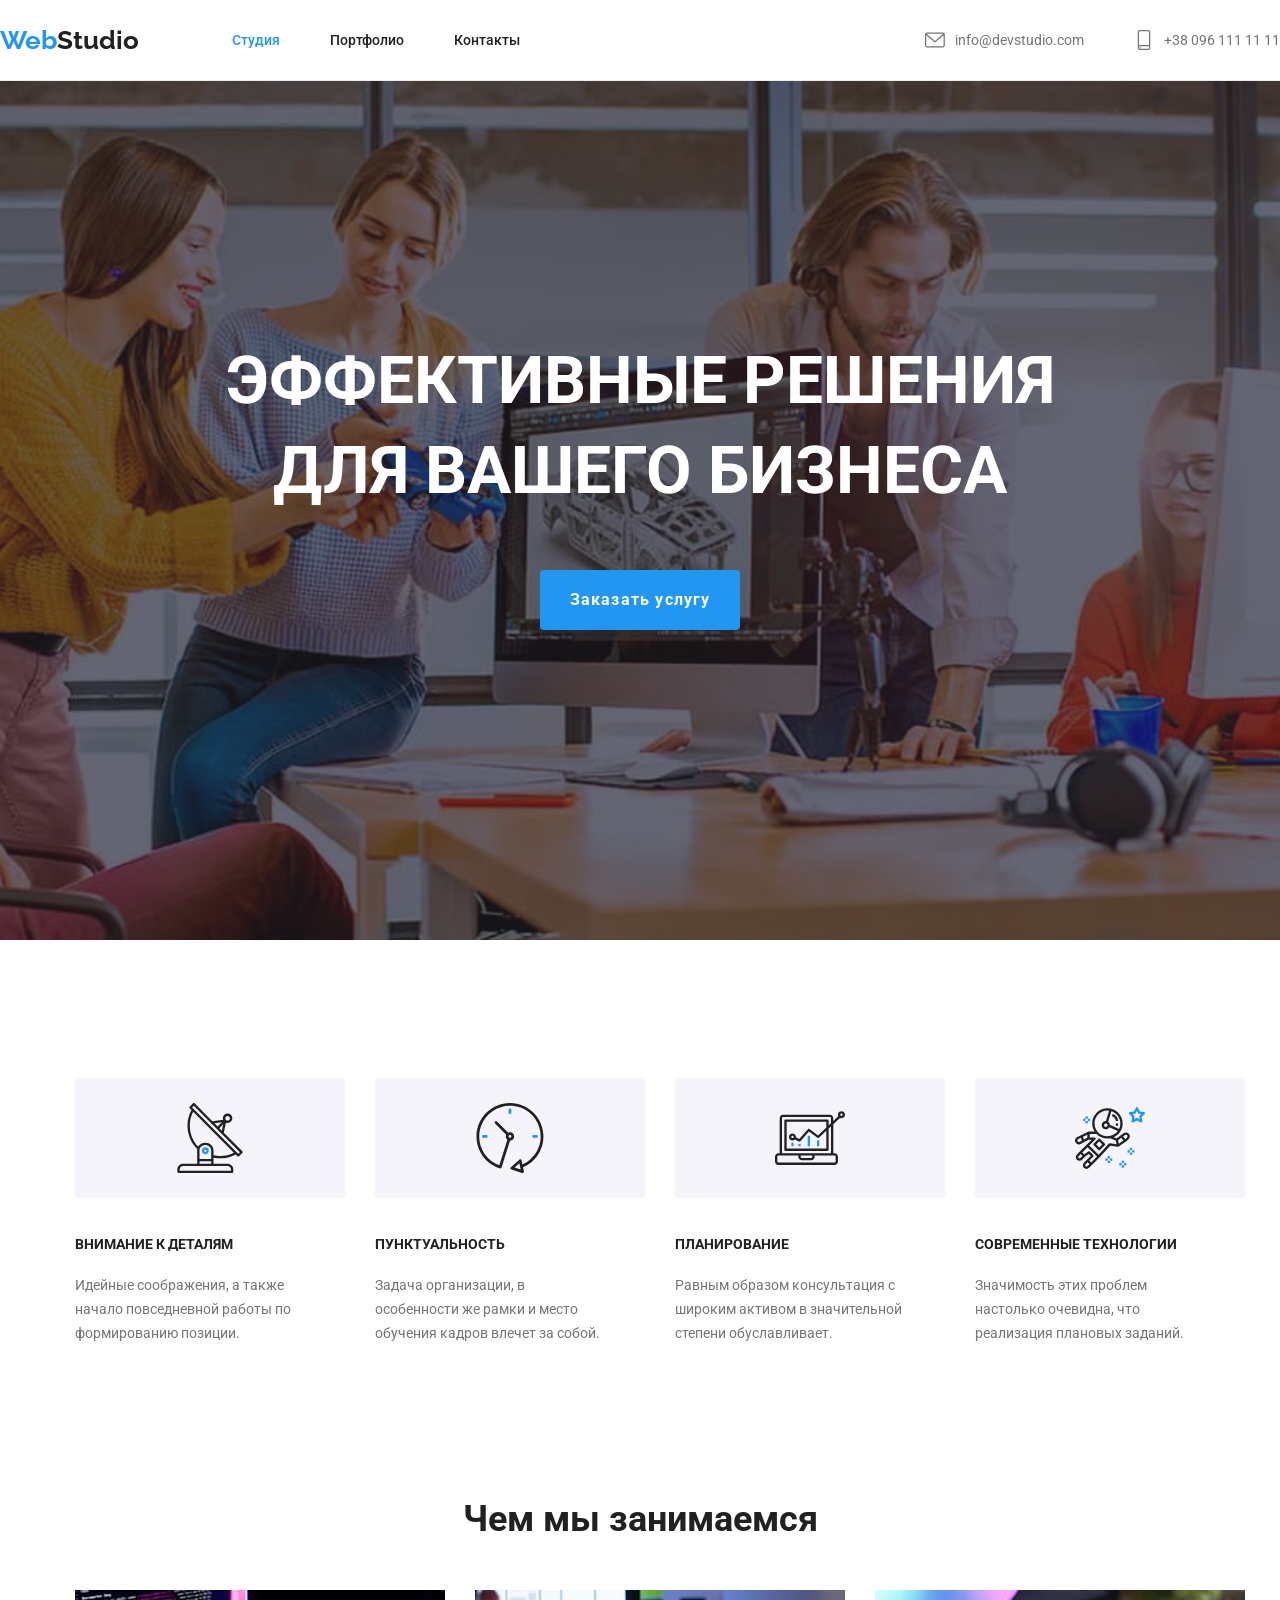
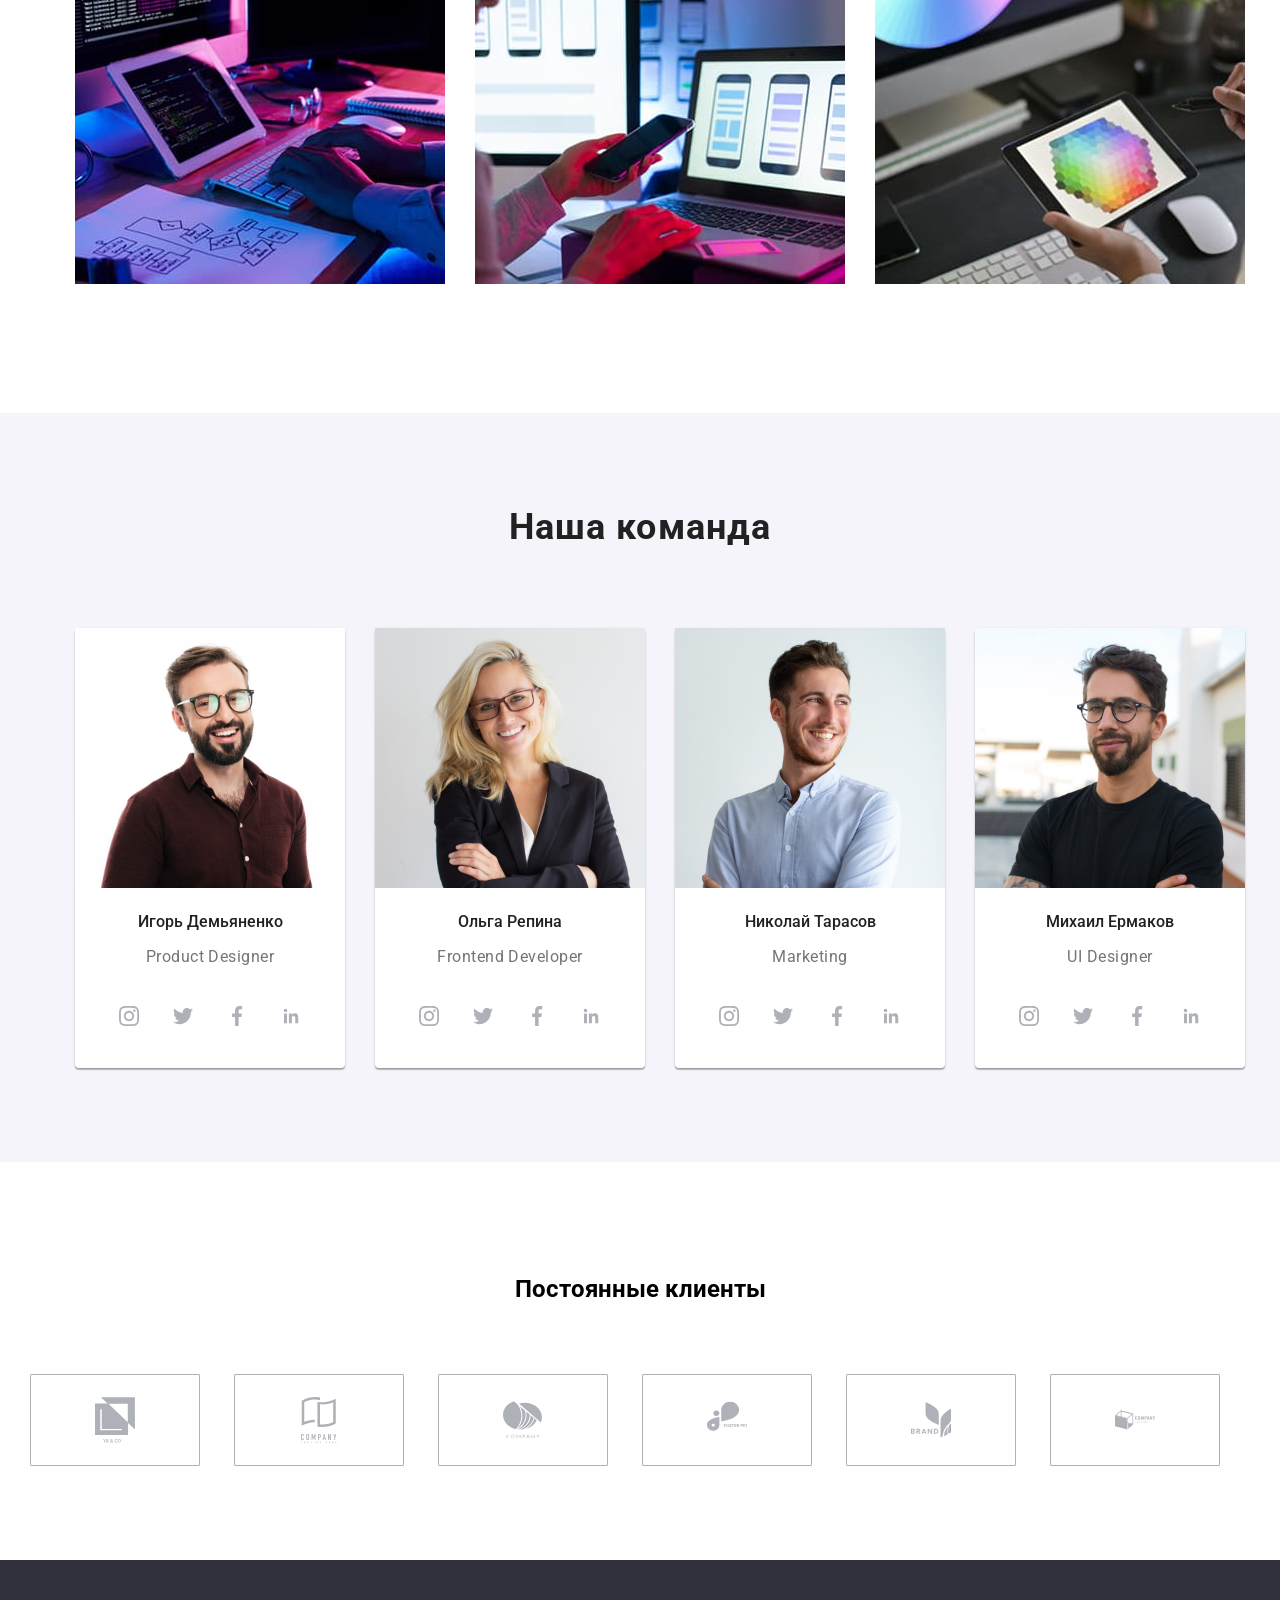
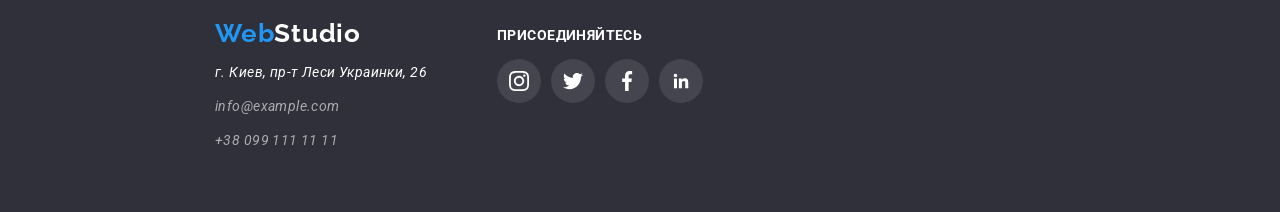
<file: index.html>
<!doctype html>
<html lang="ru">
  <head>
    <meta charset="utf-8" />
    <title>WebStudio</title>
    <link
      rel="stylesheet"
      href="https://cdnjs.cloudflare.com/ajax/libs/modern-normalize/3.0.1/modern-normalize.min.css"
    />
    <link rel="stylesheet" href="css/style.css" />
    <link rel="preconnect" href="https://fonts.googleapis.com" />
    <link rel="preconnect" href="https://fonts.gstatic.com" crossorigin />
    <link
      href="https://fonts.googleapis.com/css2?family=Roboto:ital,wght@0,100..900;1,100..900&display=swap"
      rel="stylesheet"
    />
    <link
      href="https://fonts.googleapis.com/css2?family=Raleway:ital,wght@0,100..900;1,100..900&display=swap"
      rel="stylesheet"
    />
  </head>

  <body>
    <!--Верхняя линия-->
    <header class="header">
      <div class="header-container">
        <a href="index.html" class="logo">
          <span class="logo-web">Web</span>Studio
        </a>
        <nav>
          <ul class="navigation">
            <li><a href="index.html" class="nav-link active">Студия</a></li>
            <li><a href="portfolio.html" class="nav-link">Портфолио</a></li>
            <li><a href="#" class="nav-link">Контакты</a></li>
          </ul>
        </nav>

        <div class="header-contact">
          <a href="mailto:info@devstudio.com" class="contact">
            <svg class="svg-header">
              <use href="./images/icons.svg#icon-envelope-hover"></use>
            </svg>
            info@devstudio.com
          </a>

          <a href="tel:+380961111111" class="contact">
            <svg class="svg-header">
              <use href="./images/icons.svg#icon-smartphone"></use>
            </svg>
            +38 096 111 11 11
          </a>
        </div>
      </div>
    </header>

    <main>
      <!--Баннер/шапка-->
      <section class="banner">
        <div>
          <h1>
            ЭФФЕКТИВНЫЕ РЕШЕНИЯ<br />
            ДЛЯ ВАШЕГО БИЗНЕСА
          </h1>

          <button type="button">Заказать услугу</button>
        </div>
      </section>

      <!--Особенности-->
      <section class="section">
        <div class="container-peculiarities">
          <ul class="section-list">
            <li>
              <div class="card">
                <div class="svg-box">
                  <svg class="section-svg">
                    <use href="./images/icons.svg#icon-antenna"></use>
                  </svg>
                </div>
                <h2 class="section-title-h2">Внимание к деталям</h2>
                <p class="text-p">
                  Идейные соображения, а также начало повседневной работы по
                  формированию позиции.
                </p>
              </div>
            </li>

            <li>
              <div class="card">
                <div class="svg-box">
                  <svg class="section-svg">
                    <use href="./images/icons.svg#icon-clock"></use>
                  </svg>
                </div>
                <h2 class="section-title-h2">Пунктуальность</h2>
                <p class="text-p">
                  Задача организации, в особенности же рамки и место обучения
                  кадров влечет за собой.
                </p>
              </div>
            </li>

            <li>
              <div class="card">
                <div class="svg-box">
                  <svg class="section-svg">
                    <use href="./images/icons.svg#icon-diagram"></use>
                  </svg>
                </div>
                <h2 class="section-title-h2">Планирование</h2>
                <p class="text-p">
                  Равным образом консультация с широким активом в значительной
                  степени обуславливает.
                </p>
              </div>
            </li>

            <li>
              <div class="card">
                <div class="svg-box">
                  <svg class="section-svg">
                    <use href="./images/icons.svg#icon-astronaut"></use>
                  </svg>
                </div>
                <h2 class="section-title-h2">Современные технологии</h2>
                <p class="text-p">
                  Значимость этих проблем настолько очевидна, что реализация
                  плановых заданий.
                </p>
              </div>
            </li>
          </ul>
        </div>
      </section>

      <!--Чем мы занимаемся-->
      <section>
        <div>
          <h2 class="section-whatwedo-h2">Чем мы занимаемся</h2>

          <ul class="section-what-we-do">
            <li>
              <img
                src="images/box1.jpg"
                width="370"
                height="294"
                alt="компьютер, код"
              />
            </li>
            <li>
              <img
                src="images/box2.jpg"
                width="370"
                height="294"
                alt="компьютер, телефон"
              />
            </li>
            <li>
              <img
                src="images/box3.jpg"
                width="370"
                height="294"
                alt="палитра/цвета"
              />
            </li>
          </ul>
        </div>
      </section>

      <!--Наша команда-->
      <section class="section-team">
        <div>
          <h2 class="section-team-h2">Наша команда</h2>

          <ul class="section-team-list">
            <li class="section-team-li">
              <img
                src="images/team1.jpg"
                alt="работник1-Игорь"
                height="260"
                width="270"
              />

              <h3 class="section-title-h3">Игорь Демьяненко</h3>
              <p class="text-team">Product Designer</p>

              <!--SVG соц.сети-->
              <div class="svg-div">
                <a href="#" class="icon-svg-link">
                  <svg class="svg-team">
                    <use href="./images/icons.svg#icon-instagram"></use>
                  </svg>
                </a>

                <a href="#" class="icon-svg-link">
                  <svg class="svg-team">
                    <use href="./images/icons.svg#icon-twitter"></use>
                  </svg>
                </a>

                <a href="#" class="icon-svg-link">
                  <svg class="svg-team">
                    <use href="./images/icons.svg#icon-facebook"></use>
                  </svg>
                </a>

                <a href="#" class="icon-svg-link">
                  <svg class="svg-team">
                    <use href="./images/icons.svg#icon-Ellipse"></use>
                  </svg>
                </a>
              </div>
            </li>

            <li class="section-team-li">
              <img
                src="images/team2.jpg"
                alt="работник2-Ольга"
                height="260"
                width="270"
              />

              <h3 class="section-title-h3">Ольга Репина</h3>
              <p class="text-team">Frontend Developer</p>

              <!--SVG соц.сети-->
              <div class="svg-div">
                <a href="#" class="icon-svg-link">
                  <svg class="svg-team">
                    <use href="./images/icons.svg#icon-instagram"></use>
                  </svg>
                </a>

                <a href="#" class="icon-svg-link">
                  <svg class="svg-team">
                    <use href="./images/icons.svg#icon-twitter"></use>
                  </svg>
                </a>

                <a href="#" class="icon-svg-link">
                  <svg class="svg-team">
                    <use href="./images/icons.svg#icon-facebook"></use>
                  </svg>
                </a>

                <a href="#" class="icon-svg-link">
                  <svg class="svg-team">
                    <use href="./images/icons.svg#icon-Ellipse"></use>
                  </svg>
                </a>
              </div>
            </li>

            <li class="section-team-li">
              <img
                src="images/team3.jpg"
                alt="работник3-Николай"
                height="260"
                width="270"
              />

              <h3 class="section-title-h3">Николай Тарасов</h3>
              <p class="text-team">Marketing</p>

              <!--SVG соц.сети-->
              <div class="svg-div">
                <a href="#" class="icon-svg-link">
                  <svg class="svg-team">
                    <use href="./images/icons.svg#icon-instagram"></use>
                  </svg>
                </a>

                <a href="#" class="icon-svg-link">
                  <svg class="svg-team">
                    <use href="./images/icons.svg#icon-twitter"></use>
                  </svg>
                </a>

                <a href="#" class="icon-svg-link">
                  <svg class="svg-team">
                    <use href="./images/icons.svg#icon-facebook"></use>
                  </svg>
                </a>

                <a href="#" class="icon-svg-link">
                  <svg class="svg-team">
                    <use href="./images/icons.svg#icon-Ellipse"></use>
                  </svg>
                </a>
              </div>
            </li>

            <li class="section-team-li">
              <img
                src="images/team4.jpg"
                alt="работник4-Михаил"
                height="260"
                width="270"
              />

              <h3 class="section-title-h3">Михаил Ермаков</h3>
              <p class="text-team">UI Designer</p>

              <!--SVG соц.сети-->
              <div class="svg-div">
                <a href="#" class="icon-svg-link">
                  <svg class="svg-team">
                    <use href="./images/icons.svg#icon-instagram"></use>
                  </svg>
                </a>

                <a href="#" class="icon-svg-link">
                  <svg class="svg-team">
                    <use href="./images/icons.svg#icon-twitter"></use>
                  </svg>
                </a>

                <a href="#" class="icon-svg-link">
                  <svg class="svg-team">
                    <use href="./images/icons.svg#icon-facebook"></use>
                  </svg>
                </a>

                <a href="#" class="icon-svg-link">
                  <svg class="svg-team">
                    <use href="./images/icons.svg#icon-Ellipse"></use>
                  </svg>
                </a>
              </div>
            </li>
          </ul>
        </div>
      </section>

      <section class="clients">
        <h1>Постоянные клиенты</h1>
        <div class="svg-box-client">
          <svg class="svg-clients">
            <use href="./images/icons.svg#icon-group"></use>
          </svg>
        </div>
        <div class="svg-box-client">
          <svg class="svg-clients">
            <use href="./images/icons.svg#icon-group-1"></use>
          </svg>
        </div>
        <div class="svg-box-client">
          <svg class="svg-clients">
            <use href="./images/icons.svg#icon-group-2"></use>
          </svg>
        </div>
        <div class="svg-box-client">
          <svg class="svg-clients">
            <use href="./images/icons.svg#icon-group-3"></use>
          </svg>
        </div>
        <div class="svg-box-client">
          <svg class="svg-clients">
            <use href="./images/icons.svg#icon-group-4"></use>
          </svg>
        </div>
        <div class="svg-box-client">
          <svg class="svg-clients">
            <use href="./images/icons.svg#icon-group-5"></use>
          </svg>
        </div>
      </section>
    </main>

    <!--Подвал-->
    <footer class="footer">
      <div class="footer-container">
        <div class="footer-address">
          <a href="index.html" class="footer-logo">
            <span class="logo-web">Web</span>Studio
          </a>
          <address>
            <p class="footer-text">г. Киев, пр-т Леси Украинки, 26</p>
            <a href="mailto:info@example.com" class="footer-link"
              >info@example.com</a
            >

            <a href="tel:+380991111111" class="footer-link"
              >+38 099 111 11 11</a
            >
          </address>
        </div>
        <div class="footer-social">
          <p class="footer-join">ПРИСОЕДИНЯЙТЕСЬ</p>
          <div class="footer-join-icon">
            <div class="icon-box">
              <svg class="footer-svg">
                <use href="./images/icons.svg#icon-instagram"></use>
              </svg>
            </div>
            <div class="icon-box">
              <svg class="footer-svg">
                <use href="./images/icons.svg#icon-twitter"></use>
              </svg>
            </div>
            <div class="icon-box">
              <svg class="footer-svg">
                <use href="./images/icons.svg#icon-facebook"></use>
              </svg>
            </div>
            <div class="icon-box">
              <svg class="footer-svg">
                <use href="./images/icons.svg#icon-Ellipse"></use>
              </svg>
            </div>
          </div>
        </div>
      </div>
    </footer>
  </body>
</html>
</file>
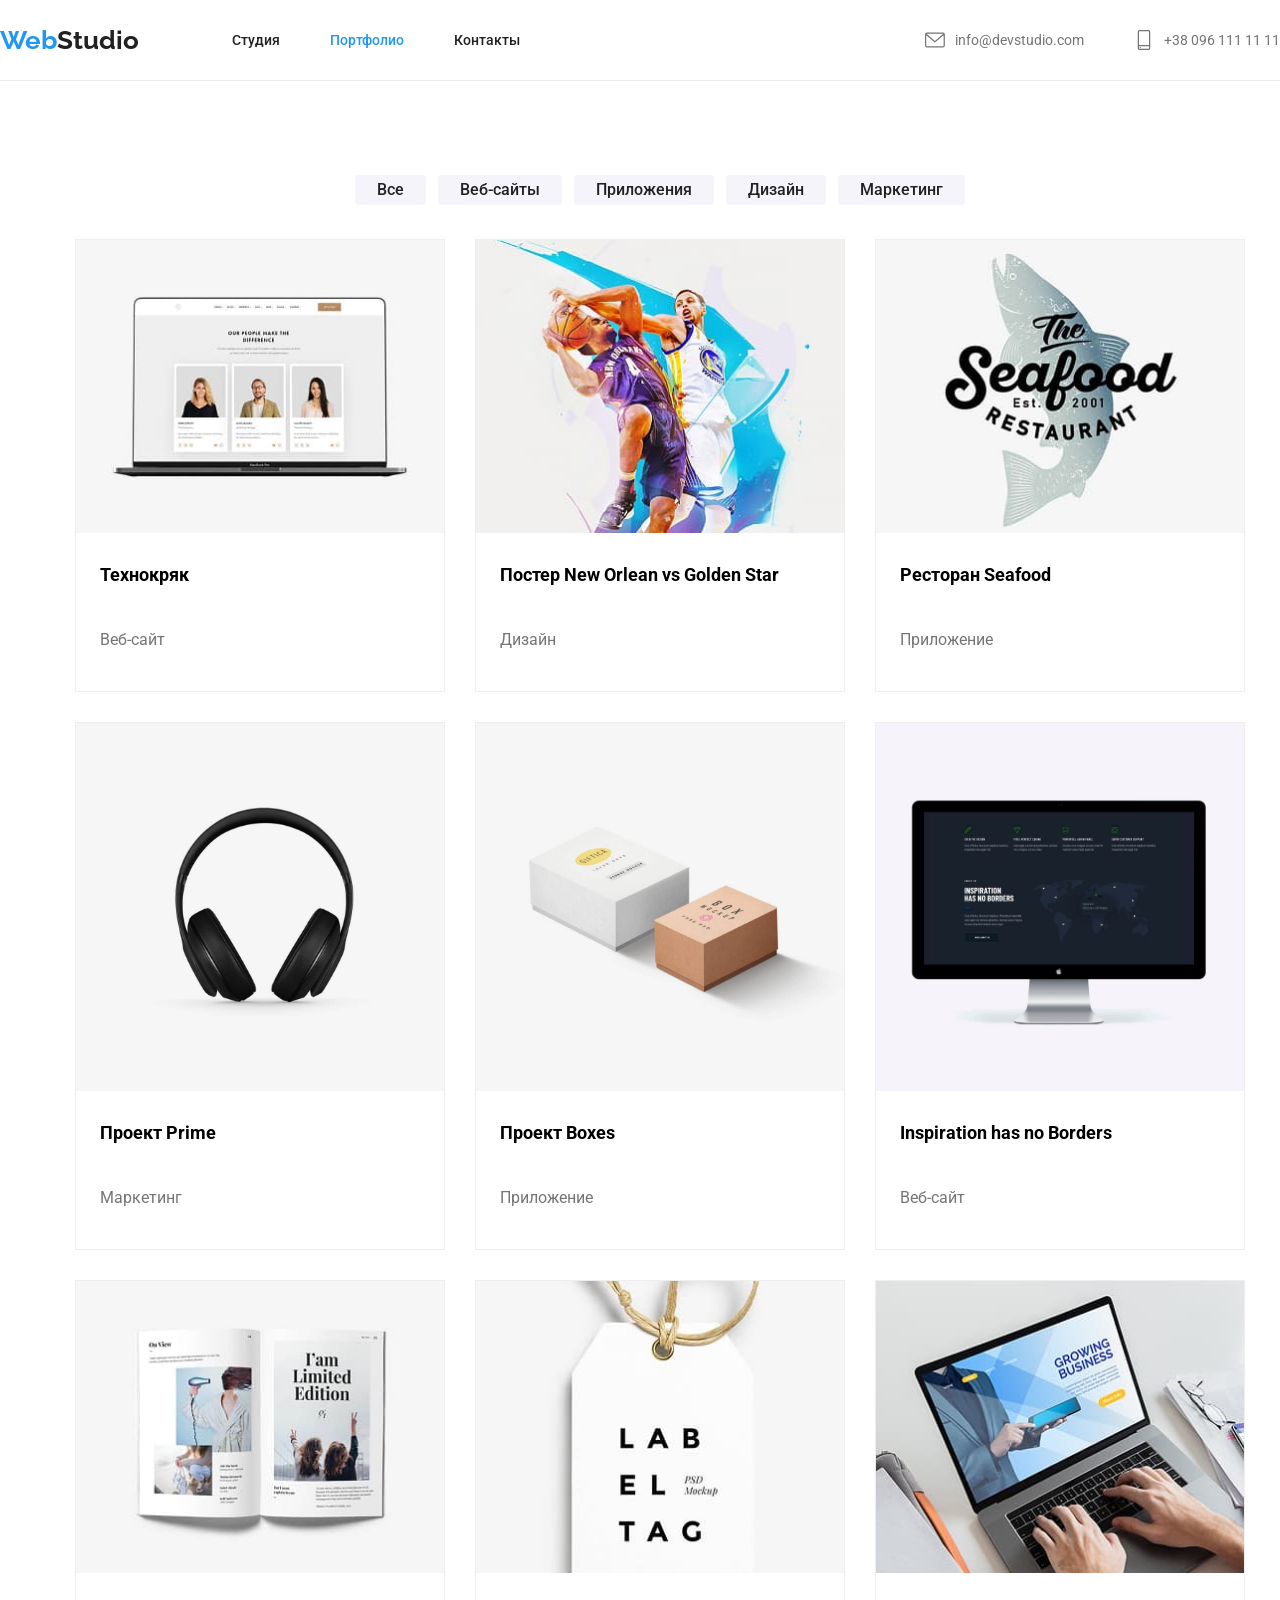
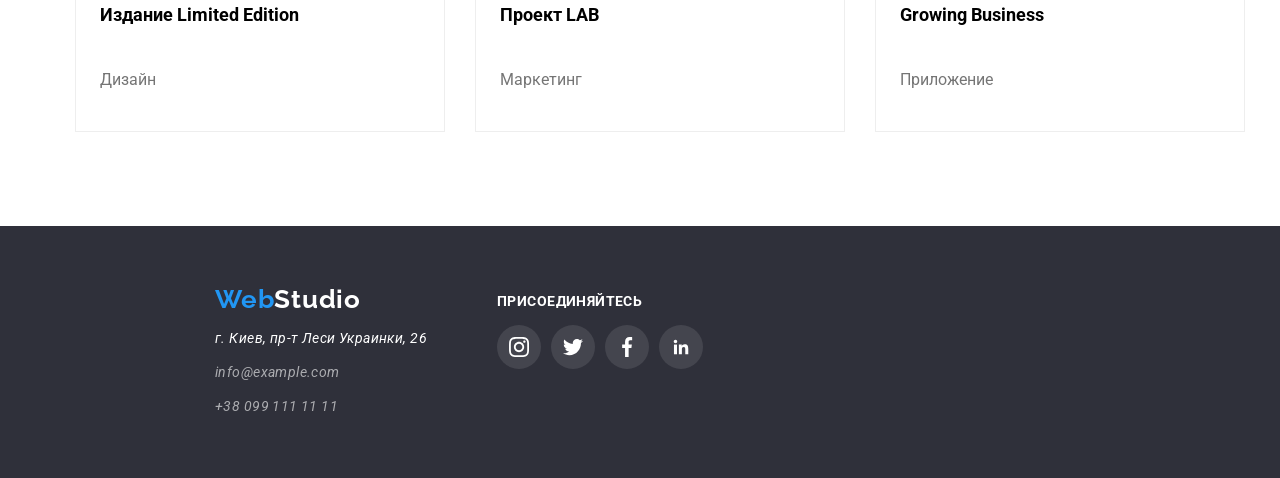
<file: portfolio.html>
<!doctype html>
<html lang="ru">
  <head>
    <meta charset="utf-8" />
    <title>WebStudio</title>
    <link
      rel="stylesheet"
      href="https://cdnjs.cloudflare.com/ajax/libs/modern-normalize/3.0.1/modern-normalize.min.css"
    />
    <link rel="stylesheet" href="css/style.css" />
    <link rel="preconnect" href="https://fonts.googleapis.com" />
    <link rel="preconnect" href="https://fonts.gstatic.com" crossorigin />
    <link
      href="https://fonts.googleapis.com/css2?family=Roboto:ital,wght@0,100..900;1,100..900&display=swap"
      rel="stylesheet"
    />
    <link
      href="https://fonts.googleapis.com/css2?family=Raleway:ital,wght@0,100..900;1,100..900&display=swap"
      rel="stylesheet"
    />
  </head>

  <body>
    <!--Верхняя линия-->
    <header class="header">
      <div class="header-container">
        <a href="index.html" class="logo">
          <span class="logo-web">Web</span>Studio
        </a>
        <nav>
          <ul class="navigation">
            <li><a href="index.html" class="nav-link">Студия</a></li>
            <li>
              <a href="portfolio.html" class="nav-link active">Портфолио</a>
            </li>
            <li><a href="" class="nav-link">Контакты</a></li>
          </ul>
        </nav>

        <div class="header-contact">
          <a href="mailto:info@devstudio.com" class="contact">
            <svg class="svg-header">
              <use href="./images/icons.svg#icon-envelope-hover"></use>
            </svg>
            info@devstudio.com
          </a>

          <a href="tel:+380961111111" class="contact">
            <svg class="svg-header">
              <use href="./images/icons.svg#icon-smartphone"></use>
            </svg>
            +38 096 111 11 11
          </a>
        </div>
      </div>
    </header>

    <main>
      <section>
        <!--Кнопки-->
        <ul class="filters-list">
          <li><button type="button" class="button-portfolio">Все</button></li>
          <li>
            <button type="button" class="button-portfolio">Веб-сайты</button>
          </li>
          <li>
            <button type="button" class="button-portfolio">Приложения</button>
          </li>
          <li>
            <button type="button" class="button-portfolio">Дизайн</button>
          </li>
          <li>
            <button type="button" class="button-portfolio">Маркeтинг</button>
          </li>
        </ul>
      </section>

      <section>
        <!--Сетка с проектами, во вкладке "все"-->
        <ul class="portfolio-project-list">
          <!--Проект 1-->
          <li class="section-team-li2">
            <img
              class="image"
              src="images/portfolio1.jpg"
              alt="ноут/фото, портфолио1"
            />
            <div class="card-portfolio">
              <h3 class="portfolio-title-h3">Технокряк</h3>
              <p class="text-portfolio">Веб-сайт</p>
            </div>
          </li>
          <!--Проект 2-->
          <li class="section-team-li2">
            <img
              class="image"
              src="images/portfolio2.jpg"
              alt="постер/баскет, портфоило2"
            />
            <div class="card-portfolio">
              <h3 class="portfolio-title-h3">
                Постер New Orlean vs Golden Star
              </h3>
              <p class="text-portfolio">Дизайн</p>
            </div>
          </li>
          <!--Проект 3-->
          <li class="section-team-li2">
            <img
              class="image"
              src="images/portfolio3.jpg"
              alt="лого/ресторан, портфолио3"
            />
            <div class="card-portfolio">
              <h3 class="portfolio-title-h3">Ресторан Seafood</h3>
              <p class="text-portfolio">Приложение</p>
            </div>
          </li>
          <!--Проект 4-->
          <li class="section-team-li2">
            <img
              class="image"
              src="images/portfolio4.jpg"
              alt="наушники, портфоило4"
            />
            <div class="card-portfolio">
              <h3 class="portfolio-title-h3">Проект Prime</h3>
              <p class="text-portfolio">Маркетинг</p>
            </div>
          </li>
          <!--Проект 5-->
          <li class="section-team-li2">
            <img
              class="image"
              src="images/portfolio5.jpg"
              alt="коробки, портфолио5"
            />
            <div class="card-portfolio">
              <h3 class="portfolio-title-h3">Проект Boxes</h3>
              <p class="text-portfolio">Приложение</p>
            </div>
          </li>
          <!--Проект 6-->
          <li class="section-team-li2">
            <img
              class="image"
              src="images/portfolio6.jpg"
              alt="монитор/сайт, портфолио6"
            />
            <div class="card-portfolio">
              <h3 class="portfolio-title-h3">Inspiration has no Borders</h3>
              <p class="text-portfolio">Веб-сайт</p>
            </div>
          </li>
          <!--Проект 7-->
          <li class="section-team-li2">
            <img
              class="image"
              src="images/portfolio7.jpg"
              alt="журнал, портфолио7"
            />
            <div class="card-portfolio">
              <h3 class="portfolio-title-h3">Издание Limited Edition</h3>
              <p class="text-portfolio">Дизайн</p>
            </div>
          </li>
          <!--Проект 8-->
          <li class="section-team-li2">
            <img
              class="image"
              src="images/portfolio8.jpg"
              alt="лого LAB, портфолио 8"
            />
            <div class="card-portfolio">
              <h3 class="portfolio-title-h3">Проект LAB</h3>
              <p class="text-portfolio">Маркетинг</p>
            </div>
          </li>
          <!--Проект 9-->
          <li class="section-team-li2">
            <img
              class="image"
              src="images/portfolio9.jpg"
              alt="компьютер, портфоило 9"
            />
            <div class="card-portfolio">
              <h3 class="portfolio-title-h3">Growing Business</h3>
              <p class="text-portfolio">Приложение</p>
            </div>
          </li>
        </ul>
      </section>
    </main>

    <!--Подвал-->
    <footer class="footer">
      <div class="footer-container">
        <div class="footer-address">
          <a href="index.html" class="footer-logo">
            <span class="logo-web">Web</span>Studio
          </a>
          <address>
            <p class="footer-text">г. Киев, пр-т Леси Украинки, 26</p>
            <a href="mailto:info@example.com" class="footer-link"
              >info@example.com</a
            >

            <a href="tel:+380991111111" class="footer-link"
              >+38 099 111 11 11</a
            >
          </address>
        </div>
        <div class="footer-social">
          <p class="footer-join">ПРИСОЕДИНЯЙТЕСЬ</p>
          <div class="footer-join-icon">
            <div class="icon-box">
              <svg class="footer-svg">
                <use href="./images/icons.svg#icon-instagram"></use>
              </svg>
            </div>
            <div class="icon-box">
              <svg class="footer-svg">
                <use href="./images/icons.svg#icon-twitter"></use>
              </svg>
            </div>
            <div class="icon-box">
              <svg class="footer-svg">
                <use href="./images/icons.svg#icon-facebook"></use>
              </svg>
            </div>
            <div class="icon-box">
              <svg class="footer-svg">
                <use href="./images/icons.svg#icon-Ellipse"></use>
              </svg>
            </div>
          </div>
        </div>
      </div>
    </footer>
  </body>
</html>
</file>
<file: css/style.css>
:root {
  --main-text: #757575;
  --button-fon: #2196f3;
  --text: #ffffff;
  --first-fon-button: #f5f4fa;
  --footer-text: #ffffff99;
  --text-headings: #212121;
  --background-color: #2f303a;
  --main-font: "Roboto", sans-serif;
  --logo-font: "Raleway";
  --line-color: #ececec;
  --svg-icon: #afb1b8;
}

.image {
  width: 100%;
  object-fit: cover;
  display: block;
}

.header-container {
  max-width: 1400px;
  margin: 0 auto;
  padding: 0;
  display: flex;
  align-items: center;
  height: 80px;
}

.container {
  width: 100%;
  margin: 0 auto;
  padding-bottom: 25px;
  padding-top: 24px;
  align-items: center;
  display: flex;
}

.section {
  padding-top: 94px;
  padding-bottom: 94px;
  margin: 0 auto;
}

.container-peculiarities {
  max-width: 1170px;
  margin: 0 auto;
  padding-bottom: 25px;
  padding-top: 24px;
}

.header {
  background-color: var(--text);
  border-bottom: 1px solid var(--line-color);
}

.header-contact {
  display: flex;
  align-items: center;
  gap: 50px;
  margin-left: auto;
}

.contact {
  display: flex;
  align-items: center;
  color: var(--main-text);
  font-size: 14px;
  text-decoration: none;
  gap: 10px;
}

.contact:hover {
  color: var(--button-fon);
}

.contact:focus {
  color: var(--button-fon);
}

.svg-header {
  width: 20px;
  height: 20px;
  cursor: pointer;
  fill: currentColor;
}

.logo {
  font-family: var(--logo-font);
  font-weight: 700;
  font-size: 26px;
  text-decoration: none;
  color: var(--text-headings);
  margin-right: 93px;
  line-height: 1;
  letter-spacing: 3%;
}

.logo-web {
  color: var(--button-fon);
}

.link {
  text-decoration: none;
}

.navigation {
  list-style: none;
  display: flex;
  gap: 50px;
  margin: 0;
  padding: 0;
}

.nav-link {
  color: var(--text-headings);
  font-size: 14px;
  font-weight: 500;
  text-decoration: none;
}

.nav-link:hover {
  color: var(--button-fon);
}

.nav-link:focus {
  color: var(--button-fon);
}

.nav-link.active {
  color: var(--button-fon);
}

.banner {
  background-image:
    linear-gradient(rgba(47, 48, 58, 0.4), rgba(47, 48, 58, 0.4)),
    url(../images/shapka.jpg);
  background-size: cover;
  background-position: center;
  background-repeat: no-repeat;
  color: var(--text);
  font-size: 44px;
  font-weight: 900;
  line-height: 1.36;
  text-align: center;
  padding-top: 200px;
  padding-bottom: 280px;
}

.banner button {
  background-color: var(--button-fon);
  color: var(--text);
  font-family: var(--main-font);
  font-size: 16px;
  font-weight: 700;
  line-height: 1.87;
  text-align: center;
  cursor: pointer;
  border: none;
  border-radius: 4px;
  letter-spacing: 1.2px;
  vertical-align: middle;
  margin-bottom: 30px;
  width: 200px;
  height: 60px;
}

.banner button:hover {
  background-color: var(--background-color);
}

body {
  font-family: var(--main-font);
  margin: 0;
}

.section-title-h2 {
  color: var(--text-headings);
  font-family: var(--main-font);
  font-size: 14px;
  font-weight: 700;
  text-transform: uppercase;
  margin: 0;
}

.svg-box {
  width: 270px;
  height: 120px;
  background-color: var(--first-fon-button);
  border-radius: 4px;
  display: flex;
  align-items: center;
  justify-content: center;
  margin-bottom: 30px;
}

.section-list {
  list-style: none;
  display: grid;
  justify-content: center;
  grid-template-columns: repeat(4, 1fr);
  gap: 30px;
  margin: 0 auto;
  padding: 0;
}

.section-svg {
  width: 70px;
  height: 70px;
  background-color: var(--first-fon-button);
}

.section-whatwedo-h2 {
  font-size: 36px;
  font-weight: 700;
  margin: 0 auto;
}

.card {
  display: flex;
  flex-direction: column;
  gap: 8px;
  width: 270px;
  padding: 20px;
}

.text-p {
  color: var(--main-text);
  font-size: 14px;
  line-height: 1.714;
  word-wrap: break-word;
  overflow-wrap: break-word;
}

.section-whatwedo-h2 {
  color: var(--text-headings);
  font-size: 36px;
  text-align: center;
}

.section-what-we-do {
  list-style: none;
  display: flex;
  justify-content: center;
  gap: 30px;
  padding-top: 50px;
  padding-bottom: 94px;
  margin: 0 auto;
}

.svg-div {
  display: flex;
  justify-content: center;
  gap: 10px;
  margin-top: 28px;
}

.section-team {
  color: var(--text-headings);
  font-weight: 700;
  font-size: 36px;
  background-color: var(--first-fon-button);
}

.icon-svg-link {
  width: 44px;
  height: 44px;
  display: flex;
  align-items: center;
  justify-content: center;
  border-radius: 50%;
  cursor: pointer;
}

.icon-svg-link:hover {
  background-color: var(--button-fon);
}

.icon-svg-link:hover .svg-team {
  fill: var(--text);
}

.svg-team {
  width: 20px;
  height: 20px;
  fill: var(--svg-icon);
}

.svg-team:hover {
  fill: var(--text);
  background-color: var(--button-fon);
}

.section-team-list {
  list-style: none;
  display: flex;
  justify-content: center;
  padding-bottom: 94px;
  gap: 30px;
  margin: 0 auto;
}

.section-team-li {
  background-color: #ffffff;
  padding-bottom: 30px;
  border-radius: 4px;
  box-shadow:
    0px 2px 1px 0px #00000033,
    0px 1px 1px 0px #00000024,
    0px 1px 3px 0px #0000001f;
}

.section-team-h2 {
  font-family: var(--main-font);
  font-size: 36px;
  text-align: center;
  letter-spacing: 1.08px;
  padding-top: 94px;
  padding-bottom: 50px;
}

.section-title-h3 {
  color: var(--text-headings);
  font-size: 16px;
  font-weight: 500;
  text-align: center;
}

.text-team {
  font-size: 16px;
  font-weight: 400;
  letter-spacing: 0.48px;
  color: var(--main-text);
  text-align: center;
}

.portfolio-title-h3 {
  font-size: 18px;
  line-height: 36px;
  font-weight: 700;
  margin: 0 0 8px 0;
}

.portfolio-project-list {
  list-style: none;
  display: grid;
  grid-template-columns: repeat(3, 1fr);
  justify-content: center;
  gap: 30px;
  margin: 0 auto;
  padding: 0 auto;
  max-width: 1200px;
  padding-bottom: 94px;
}

.section-team-li2 {
  width: 370px;
  background-color: #ffffff;
  gap: 4px;
  padding: 0;
  display: flex;
  flex-direction: column;
  border: 1px solid #eeeeee;
}

.section-team-li2:hover {
  box-shadow:
    1px 4px 6px 0px rgba(0, 0, 0, 0.16),
    0px 4px 4px 0px rgba(0, 0, 0, 0.06),
    0px 1px 1px 0px rgba(0, 0, 0, 0.12);
  cursor: pointer;
}

.filters-list {
  list-style: none;
  display: flex;
  justify-content: center;
  gap: 12px;
  text-align: center;
  margin: 0 auto;
  padding-top: 94px;
  margin-bottom: 34px;
}

.button-portfolio {
  cursor: pointer;
  display: flex;
  justify-content: center;
  color: var(--text-headings);
  background-color: var(--first-fon-button);
  font-family: var(--main-font);
  font-weight: 500;
  font-size: 16px;
  padding: 6px 22px;
  border: none;
  border-radius: 4px;
}

.button-portfolio:hover {
  background-color: var(--button-fon);
  color: var(--text);
}

.button-portfolio:focus {
  background-color: var(--button-fon);
  color: var(--text);
}

.card-portfolio {
  padding: 20px 24px;
  display: flex;
  object-fit: cover;
  flex-direction: column;
  gap: 8px;
}

.text-portfolio {
  color: var(--main-text);
  font-size: 16px;
  line-height: 1.87;
}

.clients {
  text-align: center;
  padding-top: 94px;
  padding-bottom: 94px;
}

.svg-box-client {
  width: 170px;
  height: 92px;
  display: inline-flex;
  border: 1px solid #afb1b8;
  border-radius: 1px;
  align-items: center;
  justify-content: center;
  cursor: pointer;
  margin-top: 50px;
  margin-right: 30px;
}

.svg-clients {
  fill: var(--svg-icon);
  width: 40px;
  height: 46px;
}

.svg-box-client:hover {
  border-color: var(--button-fon);
}

.svg-box-client:hover .svg-clients {
  fill: var(--button-fon);
}

.button {
  cursor: pointer;
  color: var(--text-headings);
  background-color: var(--first-fon-button);
  font-family: var(--main-font);
  font-weight: 500;
  line-height: 1.625;
  size: 20px;
  border: none;
  border-radius: 4px;
}

.button:hover {
  background-color: var(--button-fon);
  color: var(--text);
}

.button:focus {
  background-color: var(--button-fon);
  color: var(--text);
}

.footer {
  color: var(--footer-text);
  font-size: 14px;
  line-height: 24px;
  letter-spacing: 0.42px;
  background-color: var(--background-color);
  text-decoration: none;
  padding-left: 215px;
  padding-bottom: 60px;
  gap: 70px;
}

.footer-container {
  display: flex;
  align-items: center;
  gap: 70px;
}

.footer-link {
  color: var(--footer-text);
  text-decoration: none;
  display: block;
  margin-top: 10px;
}

.footer-link:hover {
  color: var(--button-fon);
}

.footer-text {
  color: var(--text);
  margin-bottom: 10px;
}

.footer-logo {
  font-family: var(--logo-font);
  font-size: 26px;
  font-weight: 700;
  line-height: 100%;
  letter-spacing: 0.78px;
  color: var(--text);
  text-decoration: none;
  display: block;
  padding-top: 60px;
}

.footer-join-icon {
  display: flex;
  gap: 10px;
  cursor: pointer;
  fill: var(--svg-icon);
}

.footer-join-icon:hover {
  color: var(--button-fon);
}

.footer-join-icon:focus {
  color: var(--button-fon);
}

.footer-social {
  display: flex;
  flex-direction: column;
}

.icon-box {
  display: flex;
  align-items: center;
  justify-content: center;
  width: 44px;
  height: 44px;
  border-radius: 50%;
  background-color: rgba(255, 255, 255, 0.1);
}

.icon-box:hover {
  background-color: var(--button-fon);
}

.footer-svg {
  width: 20px;
  height: 20px;
  cursor: pointer;
  fill: var(--text);
}

.footer-svg:hover {
  fill: var(--text);
}

.footer-svg:focus {
  fill: var(--text);
}

.footer-join {
  color: var(--text);
  width: 145px;
  height: 16px;
  font-weight: 700;
  font-size: 14px;
  letter-spacing: 3%;
  margin-bottom: 20px;
}
</file>
